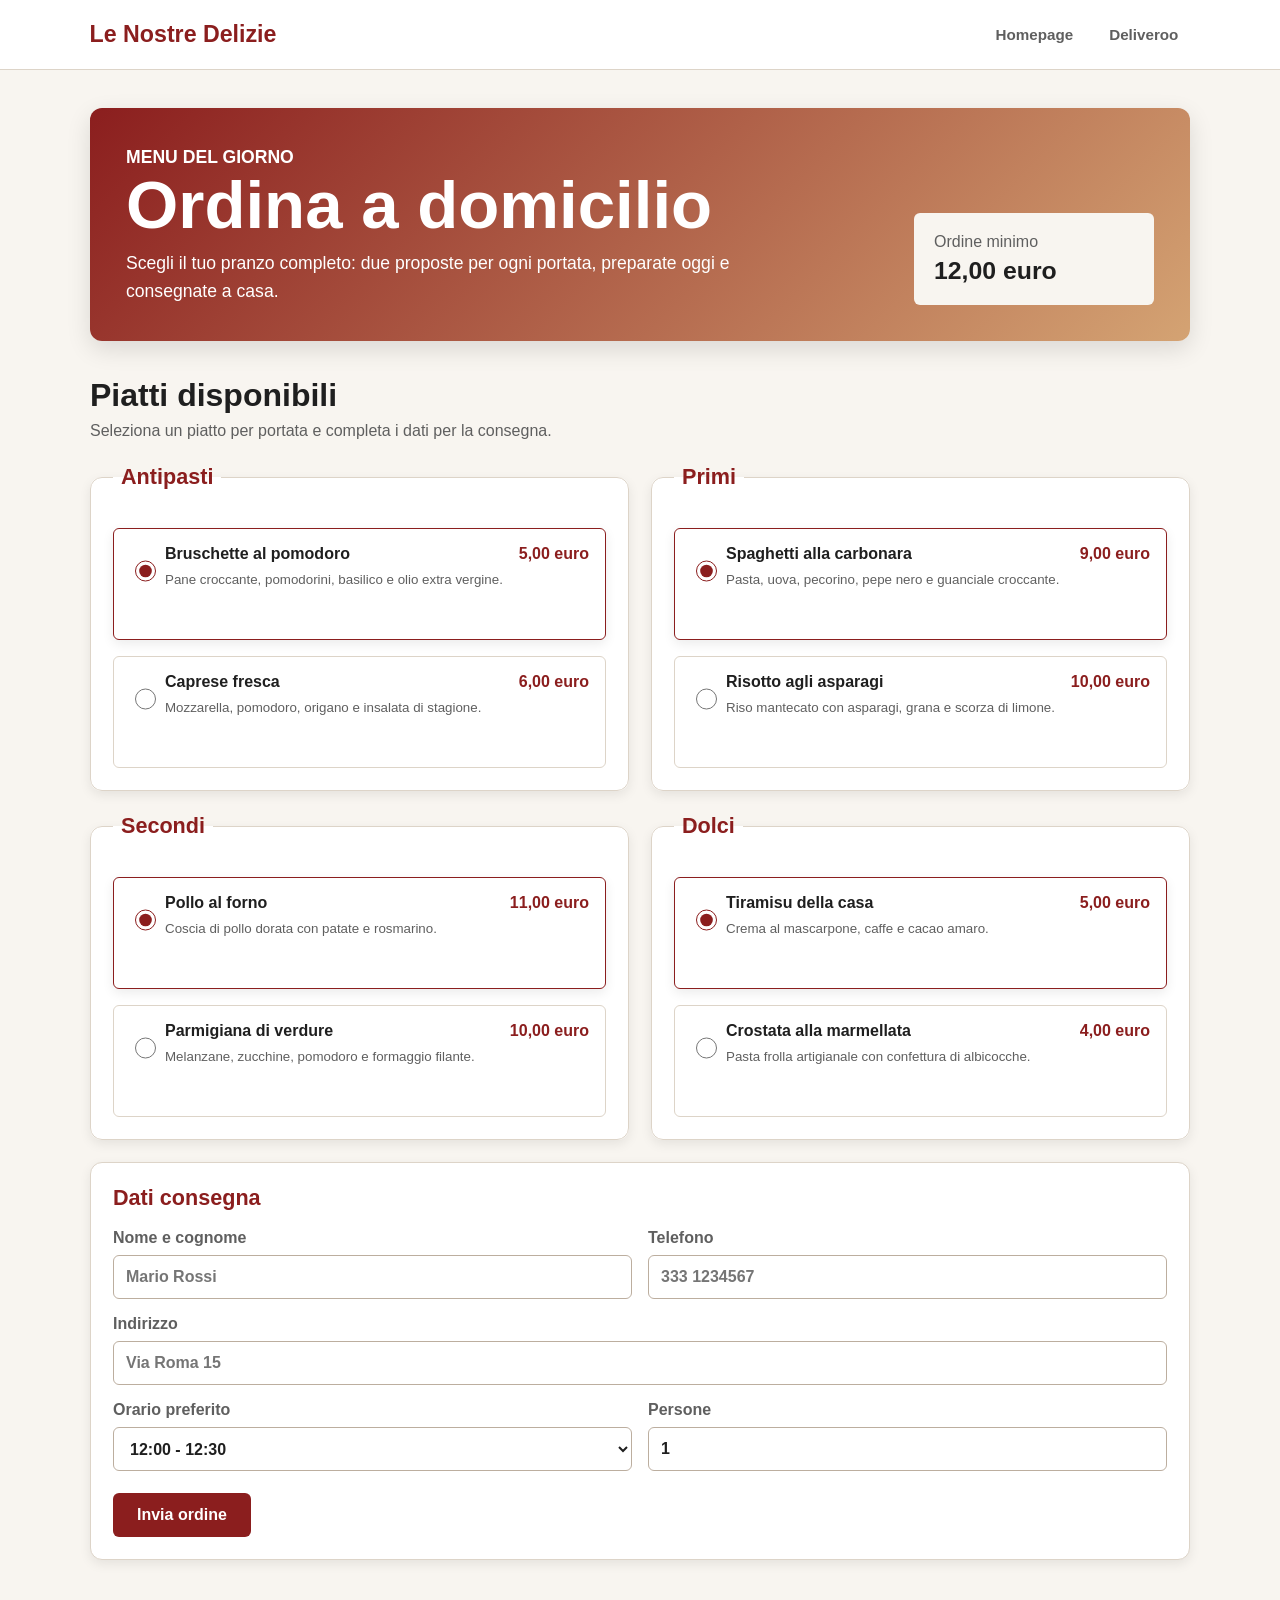
<file: TestGrup.html>
<!-- Pagina generata con l'AI -->

<!DOCTYPE html>
<html lang="it">
<head>
  <meta charset="utf-8">
  <meta http-equiv="X-UA-Compatible" content="IE=edge">
  <title>Ordina a domicilio</title>
  <meta name="description" content="Ordina a domicilio i piatti del giorno">
  <meta name="viewport" content="width=device-width, initial-scale=1">
  <link rel="stylesheet" href="assets/styles/theme.css">
  <link rel="stylesheet" href="assets/styles/Riccardo.css">
</head>
<body>
  <!-- Header del ristorante con menu di navigazione -->
  <header class="topbar">
    <a class="restaurant-title" href="index.html">Le Nostre Delizie</a>
    <nav class="main-menu" aria-label="Menu principale">
      <a href="index.html">Homepage</a>
      <a href="TestGrup.html">Deliveroo</a>
    </nav>
  </header>

  <main class="order-page">
    <!-- Sezione introduttiva della pagina ordine -->
    <section class="hero">
      <div class="hero-text">
        <p class="eyebrow">Menu del giorno</p>
        <h1>Ordina a domicilio</h1>
        <p>Scegli il tuo pranzo completo: due proposte per ogni portata, preparate oggi e consegnate a casa.</p>
      </div>
      <div class="hero-card">
        <span>Ordine minimo</span>
        <strong>12,00 euro</strong>
      </div>
    </section>

    <!-- Sezione menu con i piatti del giorno -->
    <section class="menu-section" aria-label="Piatti del giorno">
      <div class="section-heading">
        <h2>Piatti disponibili</h2>
        <p>Seleziona un piatto per portata e completa i dati per la consegna.</p>
      </div>

      <form class="order-form">
        <!-- Scelta antipasto -->
        <fieldset class="course">
          <legend>Antipasti</legend>
          <label class="dish-card">
            <input type="radio" name="antipasto" value="bruschette" checked>
            <span>
              <strong>Bruschette al pomodoro</strong>
              <small>Pane croccante, pomodorini, basilico e olio extra vergine.</small>
            </span>
            <b>5,00 euro</b>
          </label>
          <label class="dish-card">
            <input type="radio" name="antipasto" value="caprese">
            <span>
              <strong>Caprese fresca</strong>
              <small>Mozzarella, pomodoro, origano e insalata di stagione.</small>
            </span>
            <b>6,00 euro</b>
          </label>
        </fieldset>

        <!-- Scelta primo piatto -->
        <fieldset class="course">
          <legend>Primi</legend>
          <label class="dish-card">
            <input type="radio" name="primo" value="carbonara" checked>
            <span>
              <strong>Spaghetti alla carbonara</strong>
              <small>Pasta, uova, pecorino, pepe nero e guanciale croccante.</small>
            </span>
            <b>9,00 euro</b>
          </label>
          <label class="dish-card">
            <input type="radio" name="primo" value="risotto">
            <span>
              <strong>Risotto agli asparagi</strong>
              <small>Riso mantecato con asparagi, grana e scorza di limone.</small>
            </span>
            <b>10,00 euro</b>
          </label>
        </fieldset>

        <!-- Scelta secondo piatto -->
        <fieldset class="course">
          <legend>Secondi</legend>
          <label class="dish-card">
            <input type="radio" name="secondo" value="pollo" checked>
            <span>
              <strong>Pollo al forno</strong>
              <small>Coscia di pollo dorata con patate e rosmarino.</small>
            </span>
            <b>11,00 euro</b>
          </label>
          <label class="dish-card">
            <input type="radio" name="secondo" value="verdure">
            <span>
              <strong>Parmigiana di verdure</strong>
              <small>Melanzane, zucchine, pomodoro e formaggio filante.</small>
            </span>
            <b>10,00 euro</b>
          </label>
        </fieldset>

        <!-- Scelta dolce -->
        <fieldset class="course">
          <legend>Dolci</legend>
          <label class="dish-card">
            <input type="radio" name="dolce" value="tiramisu" checked>
            <span>
              <strong>Tiramisu della casa</strong>
              <small>Crema al mascarpone, caffe e cacao amaro.</small>
            </span>
            <b>5,00 euro</b>
          </label>
          <label class="dish-card">
            <input type="radio" name="dolce" value="crostata">
            <span>
              <strong>Crostata alla marmellata</strong>
              <small>Pasta frolla artigianale con confettura di albicocche.</small>
            </span>
            <b>4,00 euro</b>
          </label>
        </fieldset>

        <!-- Dati per la consegna a domicilio -->
        <section class="delivery-box" aria-label="Dati per la consegna">
          <h2>Dati consegna</h2>
          <div class="form-grid">
            <label>
              Nome e cognome
              <input type="text" name="nome" placeholder="Mario Rossi" required>
            </label>
            <label>
              Telefono
              <input type="tel" name="telefono" placeholder="333 1234567" required>
            </label>
            <label class="wide">
              Indirizzo
              <input type="text" name="indirizzo" placeholder="Via Roma 15" required>
            </label>
            <label>
              Orario preferito
              <select name="orario">
                <option>12:00 - 12:30</option>
                <option>12:30 - 13:00</option>
                <option>13:00 - 13:30</option>
                <option>13:30 - 14:00</option>
              </select>
            </label>
            <label>
              Persone
              <input type="number" name="persone" min="1" max="8" value="1">
            </label>
          </div>
          <button type="submit">Invia ordine</button>
        </section>
      </form>
    </section>
  </main>
</body>
</html>
</file>
<file: assets/styles/theme.css>
/* Palette generata con l'AI
*/

:root {
	/* =========================
     Base colors
  ========================= */

	--color-background: #f8f5f0;
	--color-surface: #ffffff;
	--color-surface-alt: #efe7dc;

	/* =========================
     Primary palette
  ========================= */

	--color-primary: #8b1e1e;
	--color-primary-hover: #a62828;
	--color-primary-light: #d9b4b4;

	/* =========================
     Accent colors
  ========================= */

	--color-accent: #d4a373;
	--color-accent-hover: #e3b98e;

	/* =========================
     Text colors
  ========================= */

	--color-text: #1f1f1f;
	--color-text-muted: #5f5f5f;
	--color-text-light: #ffffff;

	/* =========================
     Border colors
  ========================= */

	--color-border: #ddd4c8;
	--color-border-strong: #bcae9f;

	/* =========================
     Shadows
  ========================= */

	--shadow-soft: 0 4px 12px rgba(0, 0, 0, 0.08);
	--shadow-medium: 0 8px 24px rgba(0, 0, 0, 0.12);

	/* =========================
     Radius
  ========================= */

	--radius-sm: 6px;
	--radius-md: 12px;
	--radius-lg: 20px;

	/* =========================
     Transitions
  ========================= */

	--transition-fast: 0.2s ease;
	--transition-normal: 0.3s ease;
	--transition-slow: 0.5s ease;
}
</file>
<file: assets/styles/Riccardo.css>
/* Stile generato con l'AI */

* {
	box-sizing: border-box;
}

body {
	margin: 0;
	background: var(--color-background);
	color: var(--color-text);
	font-family: Arial, Helvetica, sans-serif;
}

.topbar {
	display: flex;
	justify-content: space-between;
	align-items: center;
	gap: 16px;
	border-bottom: 1px solid var(--color-border);
	background: var(--color-surface);
	padding: 18px 7%;
}

.restaurant-title {
	transition: color var(--transition-fast);
	color: var(--color-primary);
	font-weight: 700;
	font-size: 1.45rem;
	text-decoration: none;
}

.restaurant-title:hover {
	color: var(--color-primary-hover);
}

.main-menu {
	display: flex;
	align-items: center;
	gap: 12px;
}

.main-menu a {
	transition:
		color var(--transition-fast),
		background var(--transition-fast);
	border-radius: var(--radius-sm);
	padding: 8px 12px;
	color: var(--color-text-muted);
	font-weight: 700;
	font-size: 0.95rem;
	text-decoration: none;
}

.main-menu a:hover {
	background: var(--color-primary);
	color: var(--color-text-light);
}

.order-page {
	margin: 0 auto;
	padding: 38px 0 56px;
	width: min(1100px, 92%);
}

.hero {
	display: grid;
	grid-template-columns: minmax(0, 1fr) 240px;
	align-items: end;
	gap: 24px;
	box-shadow: var(--shadow-medium);
	border-radius: var(--radius-md);
	background: linear-gradient(
		135deg,
		var(--color-primary),
		var(--color-accent)
	);
	padding: 36px;
	color: var(--color-text-light);
}

.eyebrow {
	margin: 0 0 8px;
	font-weight: 700;
	font-size: 0.85rem;
	letter-spacing: 0;
	text-transform: uppercase;
}

h1,
h2,
p {
	margin-top: 0;
}

h1 {
	margin-bottom: 12px;
	font-size: clamp(2.1rem, 6vw, 4.2rem);
	line-height: 1;
}

.hero p {
	margin-bottom: 0;
	max-width: 620px;
	font-size: 1.1rem;
	line-height: 1.55;
}

.hero-card {
	border-radius: var(--radius-sm);
	background: var(--color-background);
	padding: 20px;
	color: var(--color-text);
}

.hero-card span,
.hero-card strong {
	display: block;
}

.hero-card span {
	margin-bottom: 6px;
	color: var(--color-text-muted);
}

.hero-card strong {
	font-size: 1.55rem;
}

.menu-section {
	padding-top: 36px;
}

.section-heading {
	margin-bottom: 24px;
}

.section-heading h2 {
	margin-bottom: 8px;
	font-size: 2rem;
}

.section-heading p {
	color: var(--color-text-muted);
}

.order-form {
	display: grid;
	grid-template-columns: repeat(2, minmax(0, 1fr));
	gap: 22px;
}

.course,
.delivery-box {
	margin: 0;
	box-shadow: var(--shadow-soft);
	border: 1px solid var(--color-border);
	border-radius: var(--radius-md);
	background: var(--color-surface);
	padding: 22px;
}

.course legend,
.delivery-box h2 {
	color: var(--color-primary);
	font-weight: 800;
	font-size: 1.35rem;
}

.course legend {
	padding: 0 8px;
}

.dish-card {
	display: grid;
	grid-template-columns: auto minmax(0, 1fr) auto;
	align-items: start;
	gap: 14px;
	transition:
		border-color var(--transition-fast),
		box-shadow var(--transition-fast);
	cursor: pointer;
	margin-top: 16px;
	border: 1px solid var(--color-border);
	border-radius: var(--radius-sm);
	background: var(--color-surface);
	padding: 16px;
	min-height: 112px;
}

.dish-card:has(input:checked) {
	box-shadow: var(--shadow-soft);
	border-color: var(--color-primary);
}

.dish-card input {
	margin-top: 4px;
	accent-color: var(--color-primary);
}

.dish-card strong,
.dish-card small {
	display: block;
}

.dish-card strong {
	margin-bottom: 7px;
}

.dish-card small {
	color: var(--color-text-muted);
	line-height: 1.45;
}

.dish-card b {
	color: var(--color-primary);
	white-space: nowrap;
}

.delivery-box {
	grid-column: 1 / -1;
}

.delivery-box h2 {
	margin-bottom: 18px;
}

.form-grid {
	display: grid;
	grid-template-columns: repeat(2, minmax(0, 1fr));
	gap: 16px;
}

.form-grid label {
	display: grid;
	gap: 8px;
	color: var(--color-text-muted);
	font-weight: 700;
}

.form-grid .wide {
	grid-column: 1 / -1;
}

input,
select {
	transition:
		border-color var(--transition-fast),
		box-shadow var(--transition-fast);
	border: 1px solid var(--color-border-strong);
	border-radius: var(--radius-sm);
	background: var(--color-surface);
	padding: 10px 12px;
	width: 100%;
	min-height: 44px;
	color: var(--color-text);
	font: inherit;
}

input:focus,
select:focus {
	outline: none;
	box-shadow: var(--shadow-soft);
	border-color: var(--color-primary);
}

button {
	transition: background var(--transition-fast);
	cursor: pointer;
	margin-top: 22px;
	border: 0;
	border-radius: var(--radius-sm);
	background: var(--color-primary);
	padding: 13px 24px;
	color: var(--color-text-light);
	font: inherit;
	font-weight: 800;
}

button:hover {
	background: var(--color-primary-hover);
}

@media (max-width: 760px) {
	.topbar,
	.hero {
		align-items: start;
	}

	.topbar,
	.hero,
	.order-form,
	.form-grid {
		grid-template-columns: 1fr;
	}

	.topbar {
		display: grid;
	}

	.main-menu {
		flex-wrap: wrap;
	}

	.hero {
		padding: 28px;
	}
}
</file>
